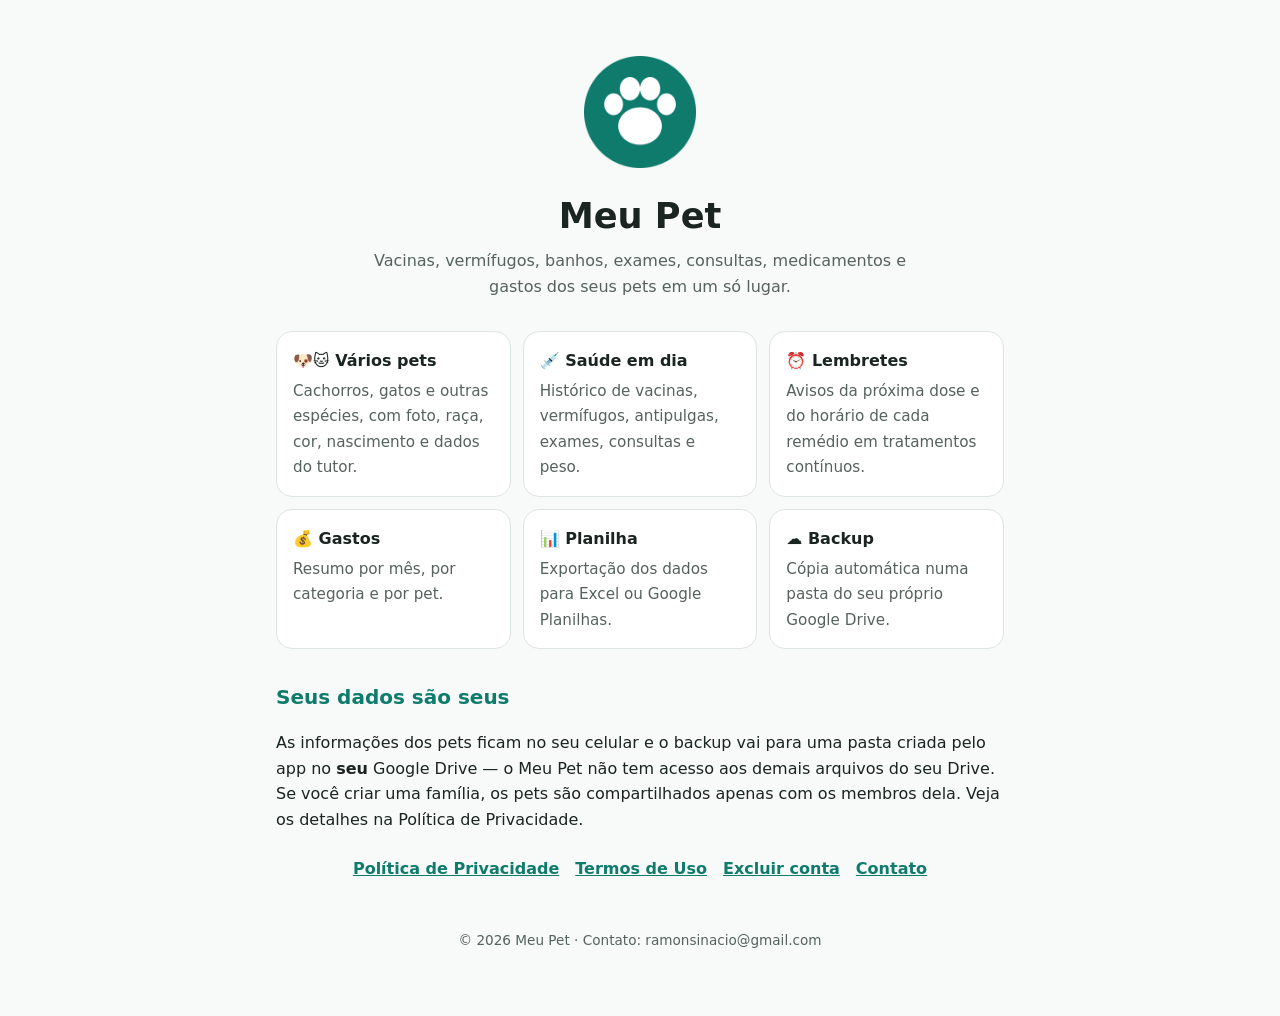
<file: index.html>
<!doctype html>
<html lang="pt-BR">
<head>
  <meta charset="utf-8">
  <meta name="viewport" content="width=device-width, initial-scale=1">
  <title>Meu Pet — controle de saúde e gastos dos seus pets</title>
  <meta name="description" content="Meu Pet: app Android para controlar vacinas, vermífugos, banhos, exames, consultas, medicamentos e gastos dos seus pets.">
  <link rel="icon" href="icone.png">
  <link rel="stylesheet" href="estilo.css">
</head>
<body>
<main>
  <header>
    <img src="icone.png" alt="Ícone do Meu Pet">
    <h1>Meu Pet</h1>
    <p class="sub">Vacinas, vermífugos, banhos, exames, consultas, medicamentos e gastos dos seus pets em um só lugar.</p>
  </header>

  <div class="cartoes">
    <div class="cartao"><b>🐶🐱 Vários pets</b><span>Cachorros, gatos e outras espécies, com foto, raça, cor, nascimento e dados do tutor.</span></div>
    <div class="cartao"><b>💉 Saúde em dia</b><span>Histórico de vacinas, vermífugos, antipulgas, exames, consultas e peso.</span></div>
    <div class="cartao"><b>⏰ Lembretes</b><span>Avisos da próxima dose e do horário de cada remédio em tratamentos contínuos.</span></div>
    <div class="cartao"><b>💰 Gastos</b><span>Resumo por mês, por categoria e por pet.</span></div>
    <div class="cartao"><b>📊 Planilha</b><span>Exportação dos dados para Excel ou Google Planilhas.</span></div>
    <div class="cartao"><b>☁️ Backup</b><span>Cópia automática numa pasta do seu próprio Google Drive.</span></div>
  </div>

  <h2>Seus dados são seus</h2>
  <p>As informações dos pets ficam no seu celular e o backup vai para uma pasta criada pelo app no <strong>seu</strong> Google Drive — o Meu Pet não tem acesso aos demais arquivos do seu Drive. Se você criar uma família, os pets são compartilhados apenas com os membros dela. Veja os detalhes na Política de Privacidade.</p>

  <nav>
    <a href="privacidade.html">Política de Privacidade</a>
    <a href="termos.html">Termos de Uso</a>
    <a href="excluir-conta.html">Excluir conta</a>
    <a href="mailto:ramonsinacio@gmail.com">Contato</a>
  </nav>

  <footer>© 2026 Meu Pet · Contato: ramonsinacio@gmail.com</footer>
</main>
</body>
</html>
</file>
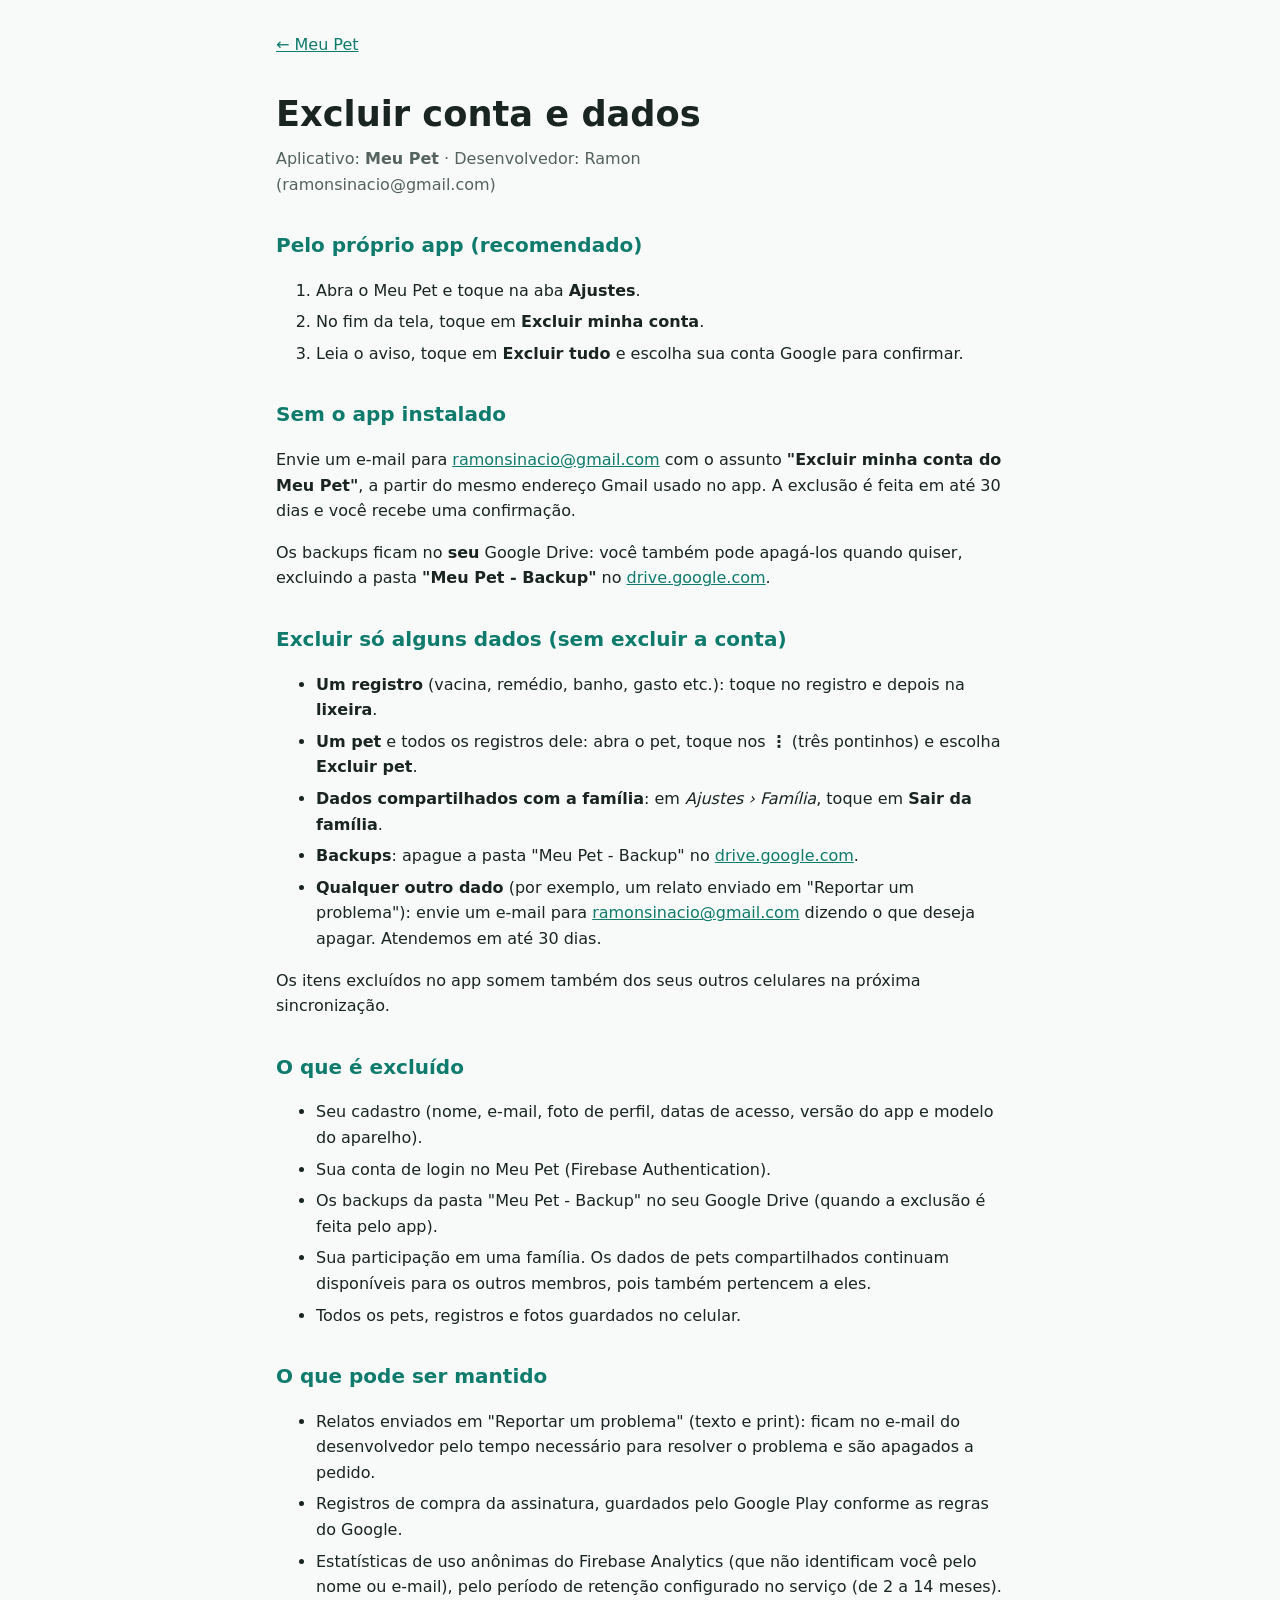
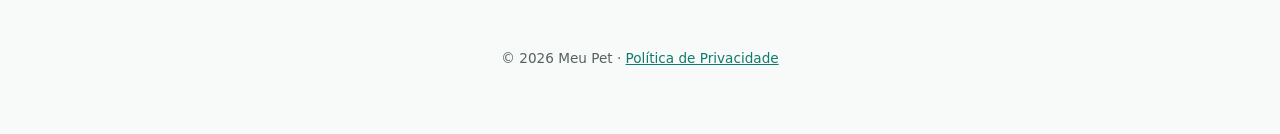
<file: excluir-conta.html>
<!doctype html>
<html lang="pt-BR">
<head>
  <meta charset="utf-8">
  <meta name="viewport" content="width=device-width, initial-scale=1">
  <title>Excluir conta — Meu Pet</title>
  <link rel="icon" href="icone.png">
  <link rel="stylesheet" href="estilo.css">
</head>
<body>
<main>
  <a class="voltar" href="index.html">← Meu Pet</a>
  <h1>Excluir conta e dados</h1>
  <p class="sub" style="margin:0">Aplicativo: <strong>Meu Pet</strong> · Desenvolvedor: Ramon (ramonsinacio@gmail.com)</p>

  <h2>Pelo próprio app (recomendado)</h2>
  <ol>
    <li>Abra o Meu Pet e toque na aba <strong>Ajustes</strong>.</li>
    <li>No fim da tela, toque em <strong>Excluir minha conta</strong>.</li>
    <li>Leia o aviso, toque em <strong>Excluir tudo</strong> e escolha sua conta Google para confirmar.</li>
  </ol>

  <h2>Sem o app instalado</h2>
  <p>Envie um e-mail para <a href="mailto:ramonsinacio@gmail.com?subject=Excluir%20minha%20conta%20do%20Meu%20Pet">ramonsinacio@gmail.com</a>
  com o assunto <strong>"Excluir minha conta do Meu Pet"</strong>, a partir do mesmo endereço Gmail usado no app.
  A exclusão é feita em até 30 dias e você recebe uma confirmação.</p>
  <p>Os backups ficam no <strong>seu</strong> Google Drive: você também pode apagá-los quando quiser, excluindo a pasta
  <strong>"Meu Pet - Backup"</strong> no <a href="https://drive.google.com" rel="noopener">drive.google.com</a>.</p>

  <h2>Excluir só alguns dados (sem excluir a conta)</h2>
  <ul>
    <li><strong>Um registro</strong> (vacina, remédio, banho, gasto etc.): toque no registro e depois na <strong>lixeira</strong>.</li>
    <li><strong>Um pet</strong> e todos os registros dele: abra o pet, toque nos <strong>⋮</strong> (três pontinhos) e escolha <strong>Excluir pet</strong>.</li>
    <li><strong>Dados compartilhados com a família</strong>: em <em>Ajustes › Família</em>, toque em <strong>Sair da família</strong>.</li>
    <li><strong>Backups</strong>: apague a pasta "Meu Pet - Backup" no <a href="https://drive.google.com" target="_blank" rel="noopener">drive.google.com</a>.</li>
    <li><strong>Qualquer outro dado</strong> (por exemplo, um relato enviado em "Reportar um problema"): envie um e-mail para
      <a href="mailto:ramonsinacio@gmail.com">ramonsinacio@gmail.com</a> dizendo o que deseja apagar. Atendemos em até 30 dias.</li>
  </ul>
  <p>Os itens excluídos no app somem também dos seus outros celulares na próxima sincronização.</p>

  <h2>O que é excluído</h2>
  <ul>
    <li>Seu cadastro (nome, e-mail, foto de perfil, datas de acesso, versão do app e modelo do aparelho).</li>
    <li>Sua conta de login no Meu Pet (Firebase Authentication).</li>
    <li>Os backups da pasta "Meu Pet - Backup" no seu Google Drive (quando a exclusão é feita pelo app).</li>
    <li>Sua participação em uma família. Os dados de pets compartilhados continuam disponíveis para os outros membros,
      pois também pertencem a eles.</li>
    <li>Todos os pets, registros e fotos guardados no celular.</li>
  </ul>

  <h2>O que pode ser mantido</h2>
  <ul>
    <li>Relatos enviados em "Reportar um problema" (texto e print): ficam no e-mail do desenvolvedor pelo tempo necessário
      para resolver o problema e são apagados a pedido.</li>
    <li>Registros de compra da assinatura, guardados pelo Google Play conforme as regras do Google.</li>
    <li>Estatísticas de uso anônimas do Firebase Analytics (que não identificam você pelo nome ou e-mail),
      pelo período de retenção configurado no serviço (de 2 a 14 meses).</li>
  </ul>

  <footer>© 2026 Meu Pet · <a href="privacidade.html">Política de Privacidade</a></footer>
</main>
</body>
</html>
</file>
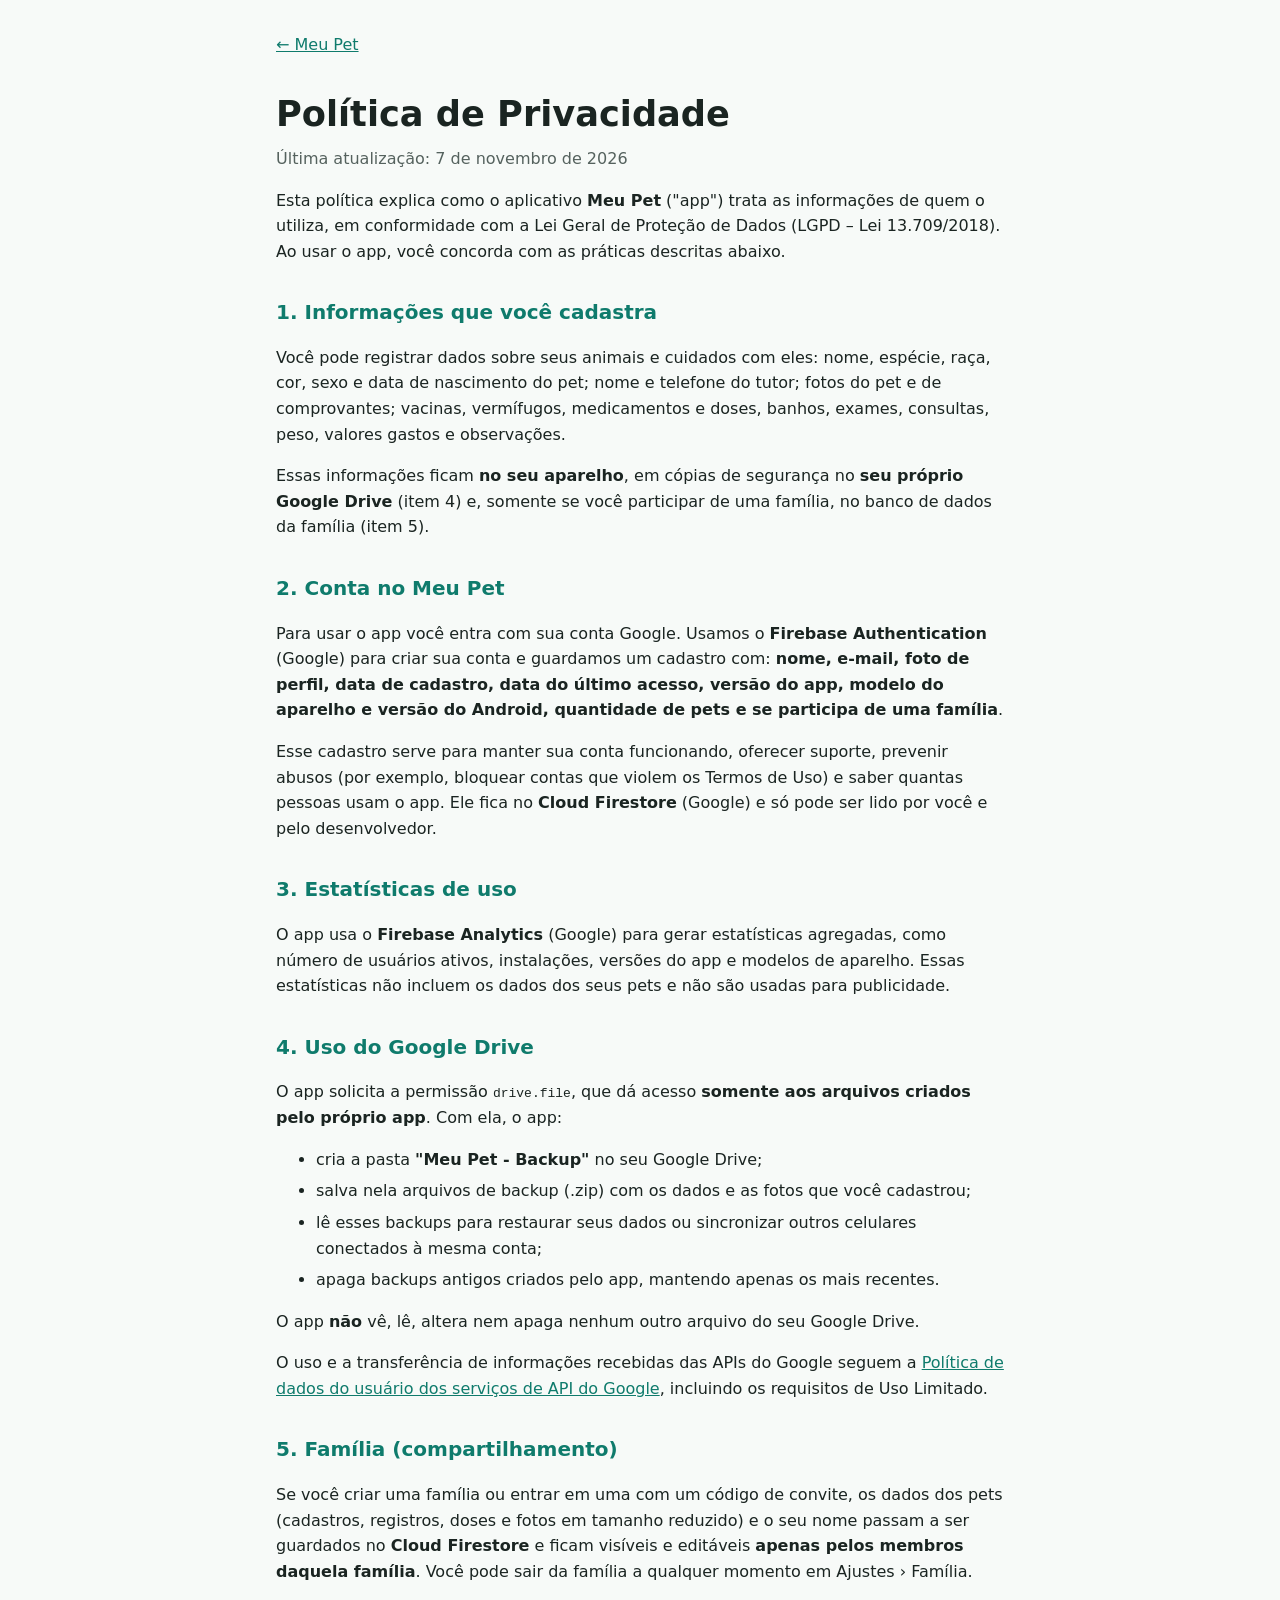
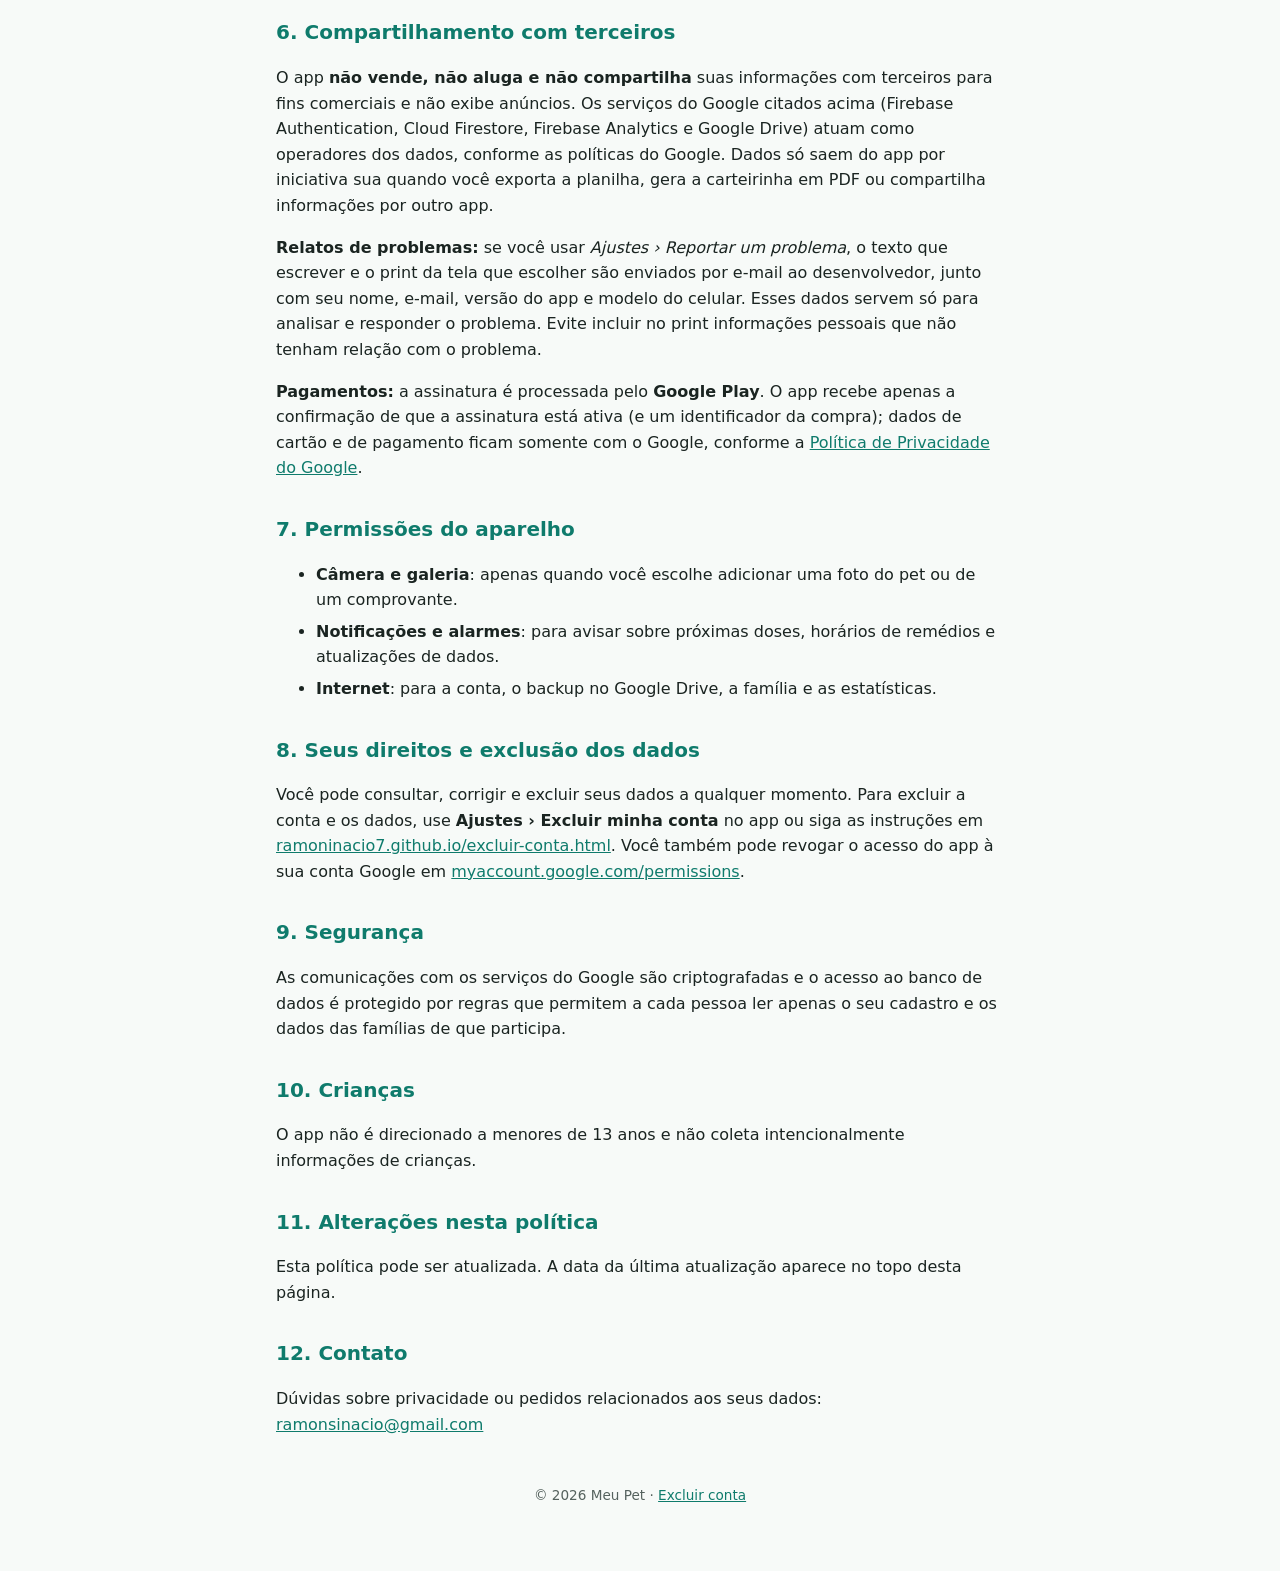
<file: privacidade.html>
<!doctype html>
<html lang="pt-BR">
<head>
  <meta charset="utf-8">
  <meta name="viewport" content="width=device-width, initial-scale=1">
  <title>Política de Privacidade — Meu Pet</title>
  <link rel="icon" href="icone.png">
  <link rel="stylesheet" href="estilo.css">
</head>
<body>
<main>
  <a class="voltar" href="index.html">← Meu Pet</a>
  <h1>Política de Privacidade</h1>
  <p class="sub" style="margin:0">Última atualização: 7 de novembro de 2026</p>

  <p>Esta política explica como o aplicativo <strong>Meu Pet</strong> ("app") trata as informações de quem o utiliza,
  em conformidade com a Lei Geral de Proteção de Dados (LGPD – Lei 13.709/2018). Ao usar o app, você concorda com as práticas descritas abaixo.</p>

  <h2>1. Informações que você cadastra</h2>
  <p>Você pode registrar dados sobre seus animais e cuidados com eles: nome, espécie, raça, cor, sexo e data de nascimento do pet;
  nome e telefone do tutor; fotos do pet e de comprovantes; vacinas, vermífugos, medicamentos e doses, banhos, exames, consultas,
  peso, valores gastos e observações.</p>
  <p>Essas informações ficam <strong>no seu aparelho</strong>, em cópias de segurança no <strong>seu próprio Google Drive</strong> (item 4)
  e, somente se você participar de uma família, no banco de dados da família (item 5).</p>

  <h2>2. Conta no Meu Pet</h2>
  <p>Para usar o app você entra com sua conta Google. Usamos o <strong>Firebase Authentication</strong> (Google) para criar sua conta e
  guardamos um cadastro com: <strong>nome, e-mail, foto de perfil, data de cadastro, data do último acesso, versão do app,
  modelo do aparelho e versão do Android, quantidade de pets e se participa de uma família</strong>.</p>
  <p>Esse cadastro serve para manter sua conta funcionando, oferecer suporte, prevenir abusos (por exemplo, bloquear contas
  que violem os Termos de Uso) e saber quantas pessoas usam o app. Ele fica no <strong>Cloud Firestore</strong> (Google) e só pode
  ser lido por você e pelo desenvolvedor.</p>

  <h2>3. Estatísticas de uso</h2>
  <p>O app usa o <strong>Firebase Analytics</strong> (Google) para gerar estatísticas agregadas, como número de usuários ativos,
  instalações, versões do app e modelos de aparelho. Essas estatísticas não incluem os dados dos seus pets e não são usadas
  para publicidade.</p>

  <h2>4. Uso do Google Drive</h2>
  <p>O app solicita a permissão <code>drive.file</code>, que dá acesso <strong>somente aos arquivos criados pelo próprio app</strong>. Com ela, o app:</p>
  <ul>
    <li>cria a pasta <strong>"Meu Pet - Backup"</strong> no seu Google Drive;</li>
    <li>salva nela arquivos de backup (.zip) com os dados e as fotos que você cadastrou;</li>
    <li>lê esses backups para restaurar seus dados ou sincronizar outros celulares conectados à mesma conta;</li>
    <li>apaga backups antigos criados pelo app, mantendo apenas os mais recentes.</li>
  </ul>
  <p>O app <strong>não</strong> vê, lê, altera nem apaga nenhum outro arquivo do seu Google Drive.</p>
  <p>O uso e a transferência de informações recebidas das APIs do Google seguem a
  <a href="https://developers.google.com/terms/api-services-user-data-policy" rel="noopener">Política de dados do usuário dos serviços de API do Google</a>,
  incluindo os requisitos de Uso Limitado.</p>

  <h2>5. Família (compartilhamento)</h2>
  <p>Se você criar uma família ou entrar em uma com um código de convite, os dados dos pets (cadastros, registros, doses e fotos
  em tamanho reduzido) e o seu nome passam a ser guardados no <strong>Cloud Firestore</strong> e ficam visíveis e editáveis
  <strong>apenas pelos membros daquela família</strong>. Você pode sair da família a qualquer momento em Ajustes › Família.</p>

  <h2>6. Compartilhamento com terceiros</h2>
  <p>O app <strong>não vende, não aluga e não compartilha</strong> suas informações com terceiros para fins comerciais e não exibe anúncios.
  Os serviços do Google citados acima (Firebase Authentication, Cloud Firestore, Firebase Analytics e Google Drive) atuam como
  operadores dos dados, conforme as políticas do Google. Dados só saem do app por iniciativa sua quando você exporta a planilha,
  gera a carteirinha em PDF ou compartilha informações por outro app.</p>
  <p><strong>Relatos de problemas:</strong> se você usar <em>Ajustes › Reportar um problema</em>, o texto que escrever e o
  print da tela que escolher são enviados por e-mail ao desenvolvedor, junto com seu nome, e-mail, versão do app e modelo do
  celular. Esses dados servem só para analisar e responder o problema. Evite incluir no print informações pessoais que não
  tenham relação com o problema.</p>
  <p><strong>Pagamentos:</strong> a assinatura é processada pelo <strong>Google Play</strong>. O app recebe apenas a confirmação de que a
  assinatura está ativa (e um identificador da compra); dados de cartão e de pagamento ficam somente com o Google, conforme a
  <a href="https://policies.google.com/privacy" target="_blank" rel="noopener">Política de Privacidade do Google</a>.</p>

  <h2>7. Permissões do aparelho</h2>
  <ul>
    <li><strong>Câmera e galeria</strong>: apenas quando você escolhe adicionar uma foto do pet ou de um comprovante.</li>
    <li><strong>Notificações e alarmes</strong>: para avisar sobre próximas doses, horários de remédios e atualizações de dados.</li>
    <li><strong>Internet</strong>: para a conta, o backup no Google Drive, a família e as estatísticas.</li>
  </ul>

  <h2>8. Seus direitos e exclusão dos dados</h2>
  <p>Você pode consultar, corrigir e excluir seus dados a qualquer momento. Para excluir a conta e os dados, use
  <strong>Ajustes › Excluir minha conta</strong> no app ou siga as instruções em
  <a href="excluir-conta.html">ramoninacio7.github.io/excluir-conta.html</a>. Você também pode revogar o acesso do app à sua conta
  Google em <a href="https://myaccount.google.com/permissions" rel="noopener">myaccount.google.com/permissions</a>.</p>

  <h2>9. Segurança</h2>
  <p>As comunicações com os serviços do Google são criptografadas e o acesso ao banco de dados é protegido por regras que
  permitem a cada pessoa ler apenas o seu cadastro e os dados das famílias de que participa.</p>

  <h2>10. Crianças</h2>
  <p>O app não é direcionado a menores de 13 anos e não coleta intencionalmente informações de crianças.</p>

  <h2>11. Alterações nesta política</h2>
  <p>Esta política pode ser atualizada. A data da última atualização aparece no topo desta página.</p>

  <h2>12. Contato</h2>
  <p>Dúvidas sobre privacidade ou pedidos relacionados aos seus dados:
  <a href="mailto:ramonsinacio@gmail.com">ramonsinacio@gmail.com</a></p>

  <footer>© 2026 Meu Pet · <a href="excluir-conta.html">Excluir conta</a></footer>
</main>
</body>
</html>
</file>
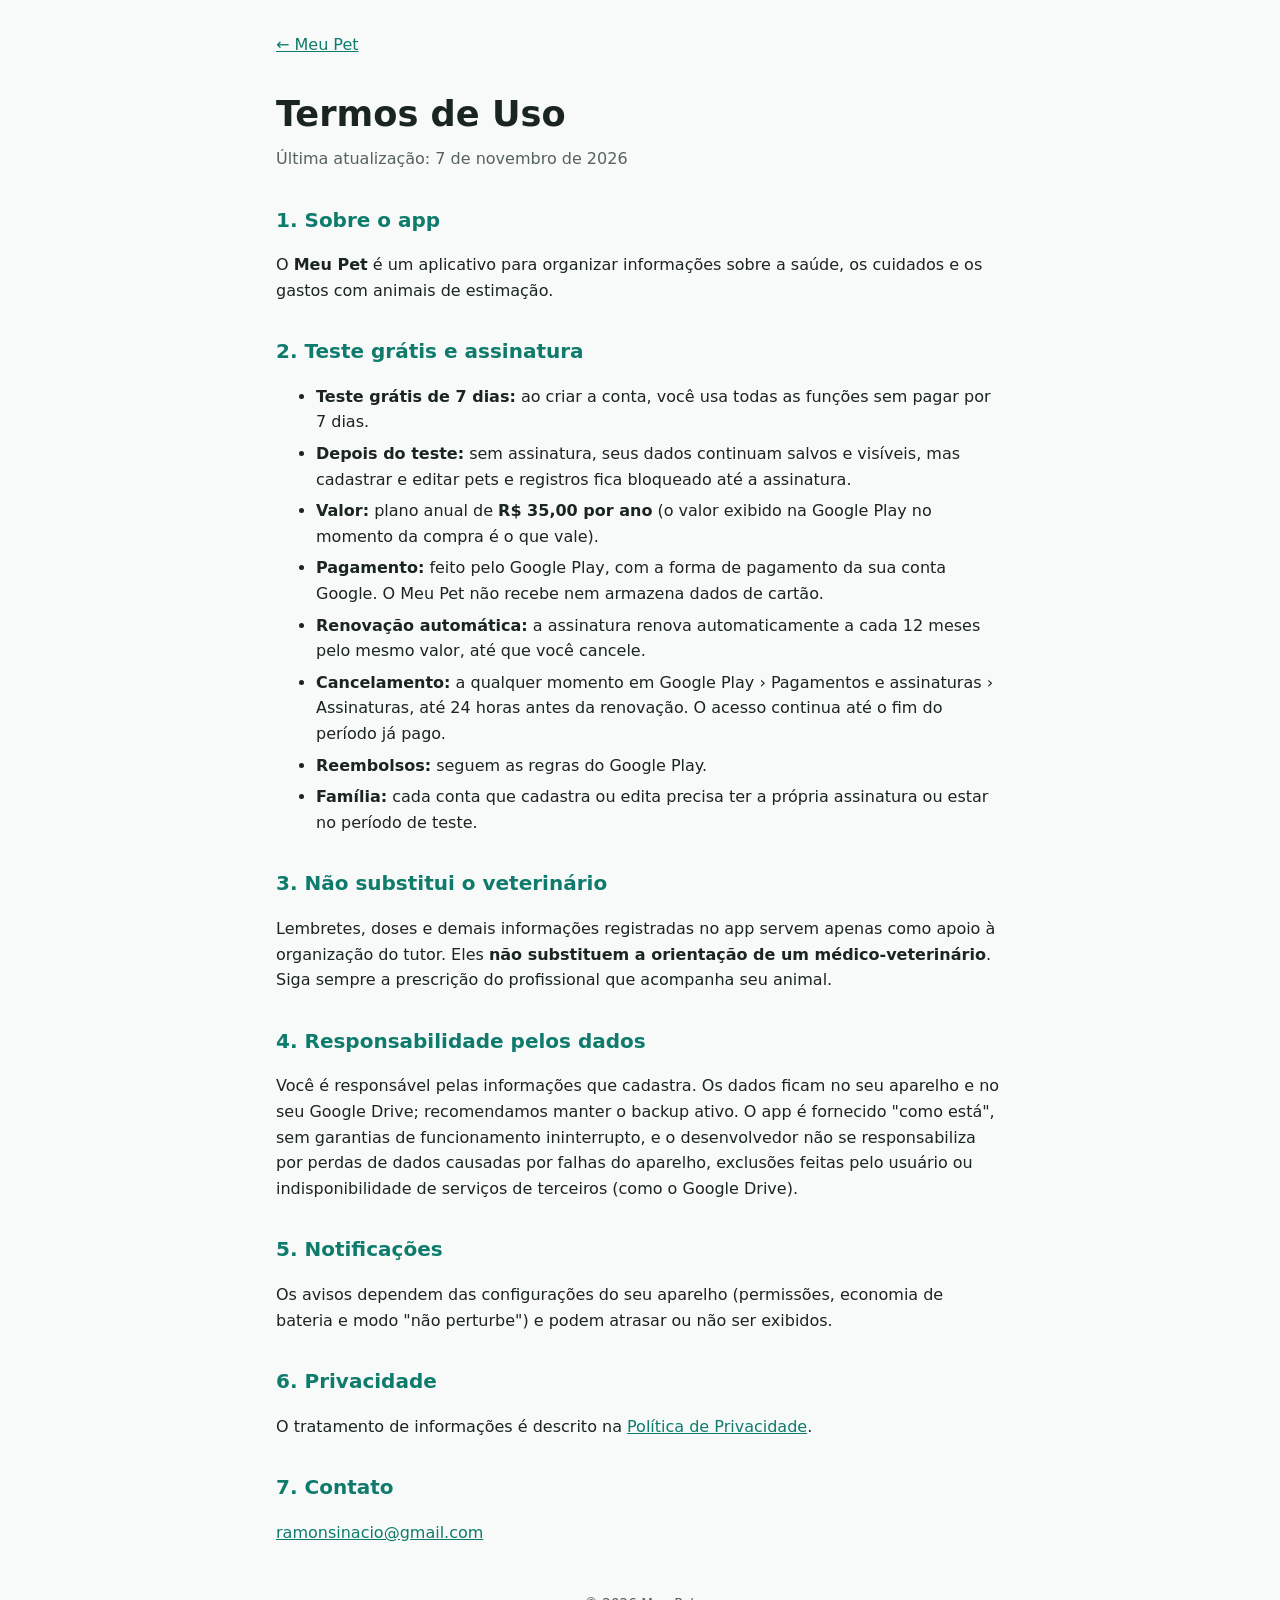
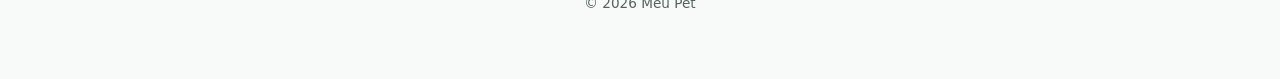
<file: termos.html>
<!doctype html>
<html lang="pt-BR">
<head>
  <meta charset="utf-8">
  <meta name="viewport" content="width=device-width, initial-scale=1">
  <title>Termos de Uso — Meu Pet</title>
  <link rel="icon" href="icone.png">
  <link rel="stylesheet" href="estilo.css">
</head>
<body>
<main>
  <a class="voltar" href="index.html">← Meu Pet</a>
  <h1>Termos de Uso</h1>
  <p class="sub" style="margin:0">Última atualização: 7 de novembro de 2026</p>

  <h2>1. Sobre o app</h2>
  <p>O <strong>Meu Pet</strong> é um aplicativo para organizar informações sobre a saúde, os cuidados e os gastos com animais de estimação.</p>

  <h2>2. Teste grátis e assinatura</h2>
  <ul>
    <li><strong>Teste grátis de 7 dias:</strong> ao criar a conta, você usa todas as funções sem pagar por 7 dias.</li>
    <li><strong>Depois do teste:</strong> sem assinatura, seus dados continuam salvos e visíveis, mas cadastrar e editar pets e registros fica bloqueado até a assinatura.</li>
    <li><strong>Valor:</strong> plano anual de <strong>R$ 35,00 por ano</strong> (o valor exibido na Google Play no momento da compra é o que vale).</li>
    <li><strong>Pagamento:</strong> feito pelo Google Play, com a forma de pagamento da sua conta Google. O Meu Pet não recebe nem armazena dados de cartão.</li>
    <li><strong>Renovação automática:</strong> a assinatura renova automaticamente a cada 12 meses pelo mesmo valor, até que você cancele.</li>
    <li><strong>Cancelamento:</strong> a qualquer momento em Google Play › Pagamentos e assinaturas › Assinaturas, até 24 horas antes da renovação. O acesso continua até o fim do período já pago.</li>
    <li><strong>Reembolsos:</strong> seguem as regras do Google Play.</li>
    <li><strong>Família:</strong> cada conta que cadastra ou edita precisa ter a própria assinatura ou estar no período de teste.</li>
  </ul>

  <h2>3. Não substitui o veterinário</h2>
  <p>Lembretes, doses e demais informações registradas no app servem apenas como apoio à organização do tutor. Eles <strong>não substituem a orientação de um médico-veterinário</strong>. Siga sempre a prescrição do profissional que acompanha seu animal.</p>

  <h2>4. Responsabilidade pelos dados</h2>
  <p>Você é responsável pelas informações que cadastra. Os dados ficam no seu aparelho e no seu Google Drive; recomendamos manter o backup ativo. O app é fornecido "como está", sem garantias de funcionamento ininterrupto, e o desenvolvedor não se responsabiliza por perdas de dados causadas por falhas do aparelho, exclusões feitas pelo usuário ou indisponibilidade de serviços de terceiros (como o Google Drive).</p>

  <h2>5. Notificações</h2>
  <p>Os avisos dependem das configurações do seu aparelho (permissões, economia de bateria e modo "não perturbe") e podem atrasar ou não ser exibidos.</p>

  <h2>6. Privacidade</h2>
  <p>O tratamento de informações é descrito na <a href="privacidade.html">Política de Privacidade</a>.</p>

  <h2>7. Contato</h2>
  <p><a href="mailto:ramonsinacio@gmail.com">ramonsinacio@gmail.com</a></p>

  <footer>© 2026 Meu Pet</footer>
</main>
</body>
</html>
</file>
<file: estilo.css>
:root {
  --verde: #0F7B6C;
  --verde-claro: #B8EFE3;
  --laranja: #D86A1E;
  --fundo: #F7FAF8;
  --cartao: #FFFFFF;
  --texto: #1A2421;
  --suave: #55625E;
  --borda: #DDE5E1;
}
@media (prefers-color-scheme: dark) {
  :root {
    --verde: #6FD8C4;
    --verde-claro: #005047;
    --laranja: #FFB783;
    --fundo: #0F1513;
    --cartao: #1B2120;
    --texto: #E3EAE7;
    --suave: #A9B5B1;
    --borda: #3F4946;
  }
}
* { box-sizing: border-box; }
body {
  margin: 0;
  font-family: system-ui, -apple-system, "Segoe UI", Roboto, sans-serif;
  background: var(--fundo);
  color: var(--texto);
  line-height: 1.6;
}
main { max-width: 760px; margin: 0 auto; padding: 32px 16px 64px; }
header { text-align: center; padding: 24px 0 8px; }
header img { width: 112px; height: 112px; }
h1 { font-size: 2.2rem; margin: 12px 0 4px; }
h2 { color: var(--verde); margin-top: 32px; font-size: 1.25rem; }
p.sub { color: var(--suave); margin: 0 auto; max-width: 560px; }
.cartoes { display: grid; grid-template-columns: repeat(auto-fit, minmax(210px, 1fr)); gap: 12px; margin-top: 24px; }
.cartao { background: var(--cartao); border: 1px solid var(--borda); border-radius: 16px; padding: 16px; }
.cartao b { display: block; margin-bottom: 4px; }
.cartao span { color: var(--suave); font-size: .95rem; }
a { color: var(--verde); }
nav { display: flex; gap: 16px; justify-content: center; flex-wrap: wrap; margin-top: 24px; }
nav a { font-weight: 600; }
footer { text-align: center; color: var(--suave); font-size: .85rem; margin-top: 48px; }
.voltar { display: inline-block; margin-bottom: 16px; }
li { margin-bottom: 6px; }
</file>
